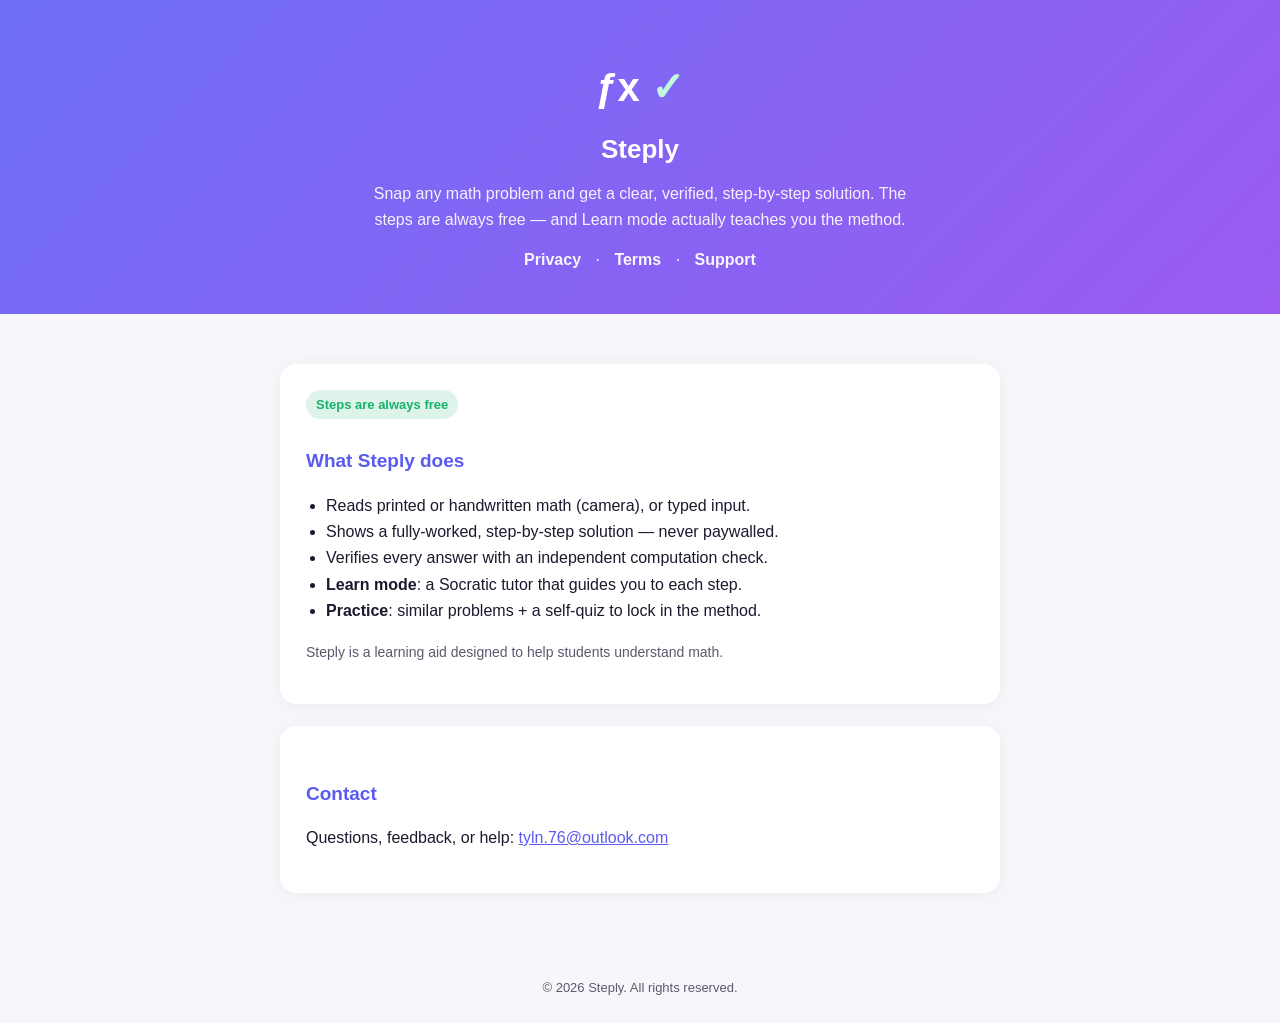
<file: index.html>
<!doctype html>
<html lang="en"><head>
<meta charset="utf-8"><meta name="viewport" content="width=device-width,initial-scale=1">
<title>Steply — AI Math Solver & Homework Tutor</title>
<link rel="stylesheet" href="style.css">
</head><body>
<div class="hero">
  <div class="mark">ƒx <span class="check">✓</span></div>
  <h1 style="margin:.3em 0 0">Steply</h1>
  <p>Snap any math problem and get a clear, verified, step-by-step solution. The steps are always free — and Learn mode actually teaches you the method.</p>
  <nav><a href="privacy.html">Privacy</a> · <a href="terms.html">Terms</a> · <a href="support.html">Support</a></nav>
</div>
<div class="wrap">
  <div class="card">
    <span class="badge">Steps are always free</span>
    <h2>What Steply does</h2>
    <ul>
      <li>Reads printed or handwritten math (camera), or typed input.</li>
      <li>Shows a fully-worked, step-by-step solution — never paywalled.</li>
      <li>Verifies every answer with an independent computation check.</li>
      <li><strong>Learn mode</strong>: a Socratic tutor that guides you to each step.</li>
      <li><strong>Practice</strong>: similar problems + a self-quiz to lock in the method.</li>
    </ul>
    <p class="muted">Steply is a learning aid designed to help students understand math.</p>
  </div>
  <div class="card">
    <h2>Contact</h2>
    <p>Questions, feedback, or help: <a href="mailto:tyln.76@outlook.com">tyln.76@outlook.com</a></p>
  </div>
</div>
<div class="footer">© 2026 Steply. All rights reserved.</div>
</body></html>
</file>
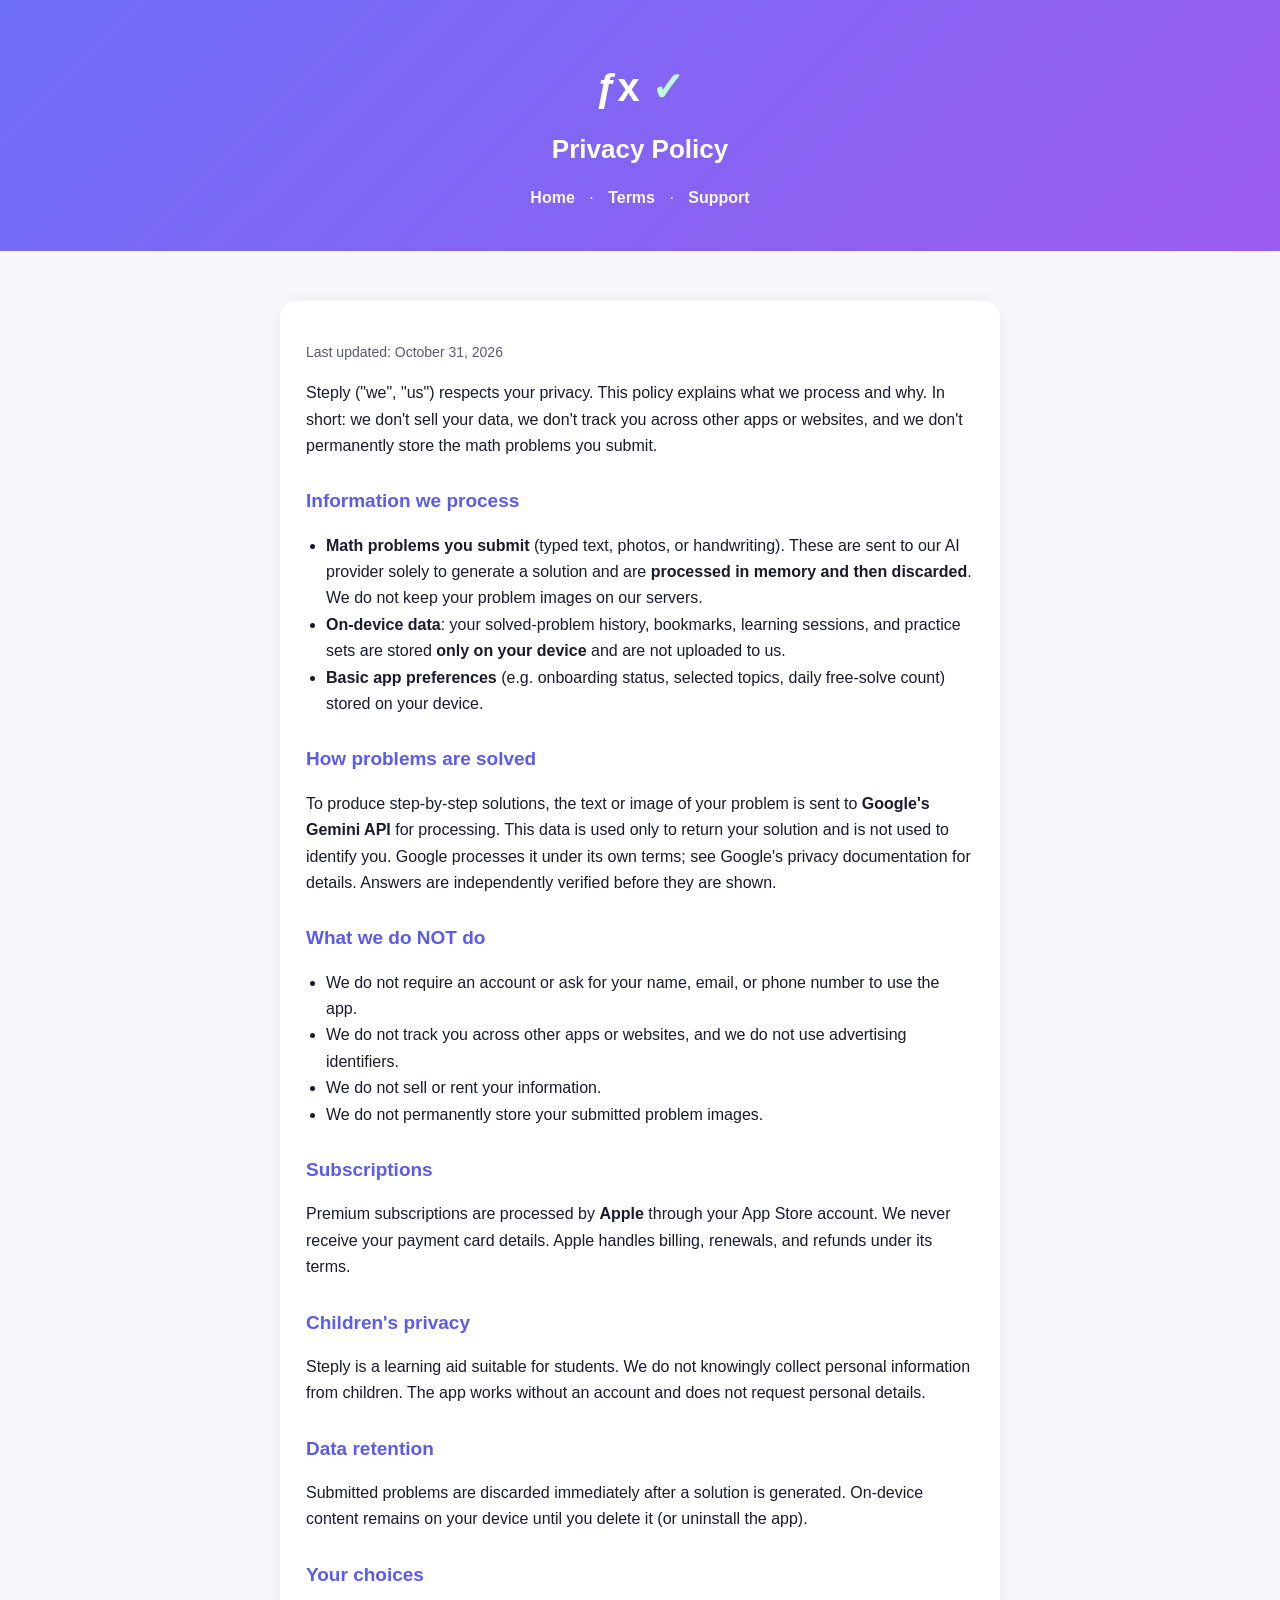
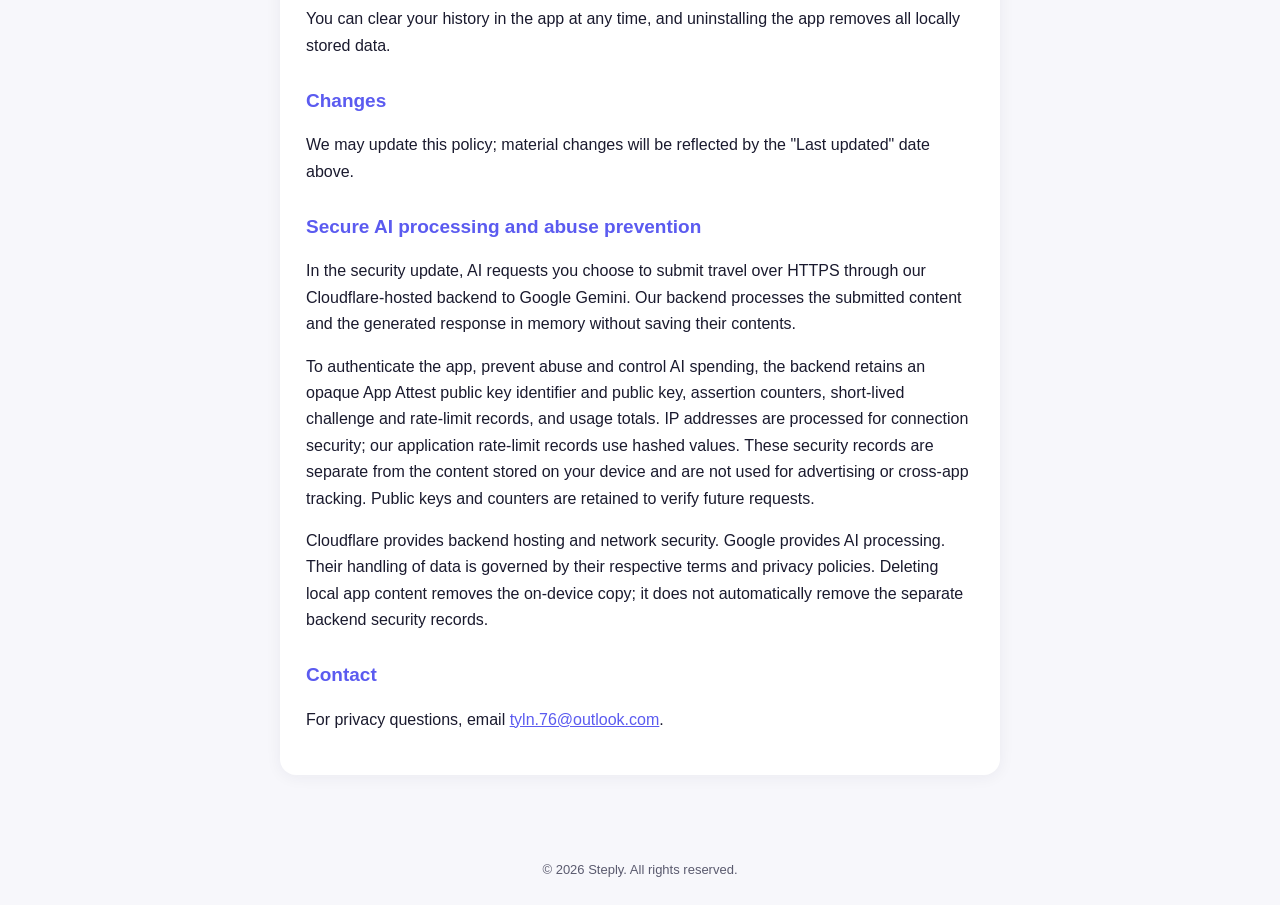
<file: privacy.html>
<!doctype html>
<html lang="en"><head>
<meta charset="utf-8"><meta name="viewport" content="width=device-width,initial-scale=1">
<title>Steply — Privacy Policy</title>
<link rel="stylesheet" href="style.css">
</head><body>
<div class="hero"><div class="mark">ƒx <span class="check">✓</span></div>
<h1 style="margin:.3em 0 0">Privacy Policy</h1>
<nav><a href="index.html">Home</a> · <a href="terms.html">Terms</a> · <a href="support.html">Support</a></nav></div>
<div class="wrap"><div class="card">
<p class="muted">Last updated: October 31, 2026</p>

<p>Steply ("we", "us") respects your privacy. This policy explains what we process and why. In short: we don't sell your data, we don't track you across other apps or websites, and we don't permanently store the math problems you submit.</p>

<h2>Information we process</h2>
<ul>
  <li><strong>Math problems you submit</strong> (typed text, photos, or handwriting). These are sent to our AI provider solely to generate a solution and are <strong>processed in memory and then discarded</strong>. We do not keep your problem images on our servers.</li>
  <li><strong>On-device data</strong>: your solved-problem history, bookmarks, learning sessions, and practice sets are stored <strong>only on your device</strong> and are not uploaded to us.</li>
  <li><strong>Basic app preferences</strong> (e.g. onboarding status, selected topics, daily free-solve count) stored on your device.</li>
</ul>

<h2>How problems are solved</h2>
<p>To produce step-by-step solutions, the text or image of your problem is sent to <strong>Google's Gemini API</strong> for processing. This data is used only to return your solution and is not used to identify you. Google processes it under its own terms; see Google's privacy documentation for details. Answers are independently verified before they are shown.</p>

<h2>What we do NOT do</h2>
<ul>
  <li>We do not require an account or ask for your name, email, or phone number to use the app.</li>
  <li>We do not track you across other apps or websites, and we do not use advertising identifiers.</li>
  <li>We do not sell or rent your information.</li>
  <li>We do not permanently store your submitted problem images.</li>
</ul>

<h2>Subscriptions</h2>
<p>Premium subscriptions are processed by <strong>Apple</strong> through your App Store account. We never receive your payment card details. Apple handles billing, renewals, and refunds under its terms.</p>

<h2>Children's privacy</h2>
<p>Steply is a learning aid suitable for students. We do not knowingly collect personal information from children. The app works without an account and does not request personal details.</p>

<h2>Data retention</h2>
<p>Submitted problems are discarded immediately after a solution is generated. On-device content remains on your device until you delete it (or uninstall the app).</p>

<h2>Your choices</h2>
<p>You can clear your history in the app at any time, and uninstalling the app removes all locally stored data.</p>

<h2>Changes</h2>
<p>We may update this policy; material changes will be reflected by the "Last updated" date above.</p>

<section id="secure-ai-processing-20261031"><h2>Secure AI processing and abuse prevention</h2>
<p>In the security update, AI requests you choose to submit travel over HTTPS through our Cloudflare-hosted backend to Google Gemini. Our backend processes the submitted content and the generated response in memory without saving their contents.</p>
<p>To authenticate the app, prevent abuse and control AI spending, the backend retains an opaque App Attest public key identifier and public key, assertion counters, short-lived challenge and rate-limit records, and usage totals. IP addresses are processed for connection security; our application rate-limit records use hashed values. These security records are separate from the content stored on your device and are not used for advertising or cross-app tracking. Public keys and counters are retained to verify future requests.</p>
<p>Cloudflare provides backend hosting and network security. Google provides AI processing. Their handling of data is governed by their respective terms and privacy policies. Deleting local app content removes the on-device copy; it does not automatically remove the separate backend security records.</p></section>
<h2>Contact</h2>
<p>For privacy questions, email <a href="mailto:tyln.76@outlook.com">tyln.76@outlook.com</a>.</p>
</div></div>
<div class="footer">© 2026 Steply. All rights reserved.</div>
</body></html>
</file>
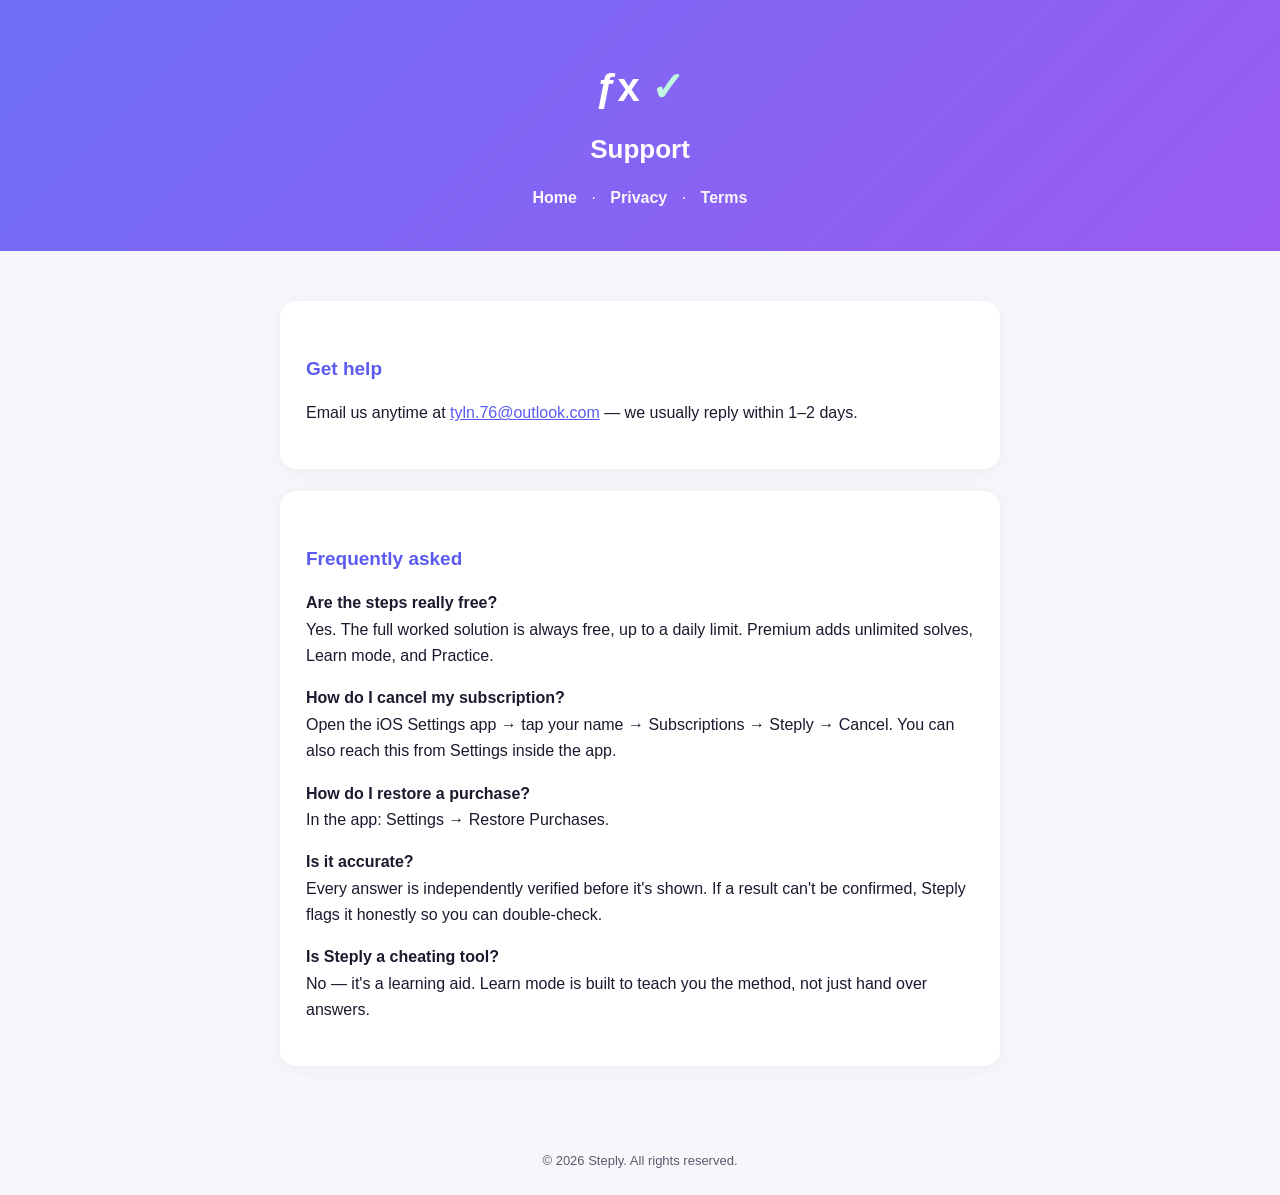
<file: support.html>
<!doctype html>
<html lang="en"><head>
<meta charset="utf-8"><meta name="viewport" content="width=device-width,initial-scale=1">
<title>Steply — Support</title>
<link rel="stylesheet" href="style.css">
</head><body>
<div class="hero"><div class="mark">ƒx <span class="check">✓</span></div>
<h1 style="margin:.3em 0 0">Support</h1>
<nav><a href="index.html">Home</a> · <a href="privacy.html">Privacy</a> · <a href="terms.html">Terms</a></nav></div>
<div class="wrap">
<div class="card">
<h2>Get help</h2>
<p>Email us anytime at <a href="mailto:tyln.76@outlook.com">tyln.76@outlook.com</a> — we usually reply within 1–2 days.</p>
</div>
<div class="card">
<h2>Frequently asked</h2>
<p><strong>Are the steps really free?</strong><br>Yes. The full worked solution is always free, up to a daily limit. Premium adds unlimited solves, Learn mode, and Practice.</p>
<p><strong>How do I cancel my subscription?</strong><br>Open the iOS Settings app → tap your name → Subscriptions → Steply → Cancel. You can also reach this from Settings inside the app.</p>
<p><strong>How do I restore a purchase?</strong><br>In the app: Settings → Restore Purchases.</p>
<p><strong>Is it accurate?</strong><br>Every answer is independently verified before it's shown. If a result can't be confirmed, Steply flags it honestly so you can double-check.</p>
<p><strong>Is Steply a cheating tool?</strong><br>No — it's a learning aid. Learn mode is built to teach you the method, not just hand over answers.</p>
</div>
</div>
<div class="footer">© 2026 Steply. All rights reserved.</div>
</body></html>
</file>
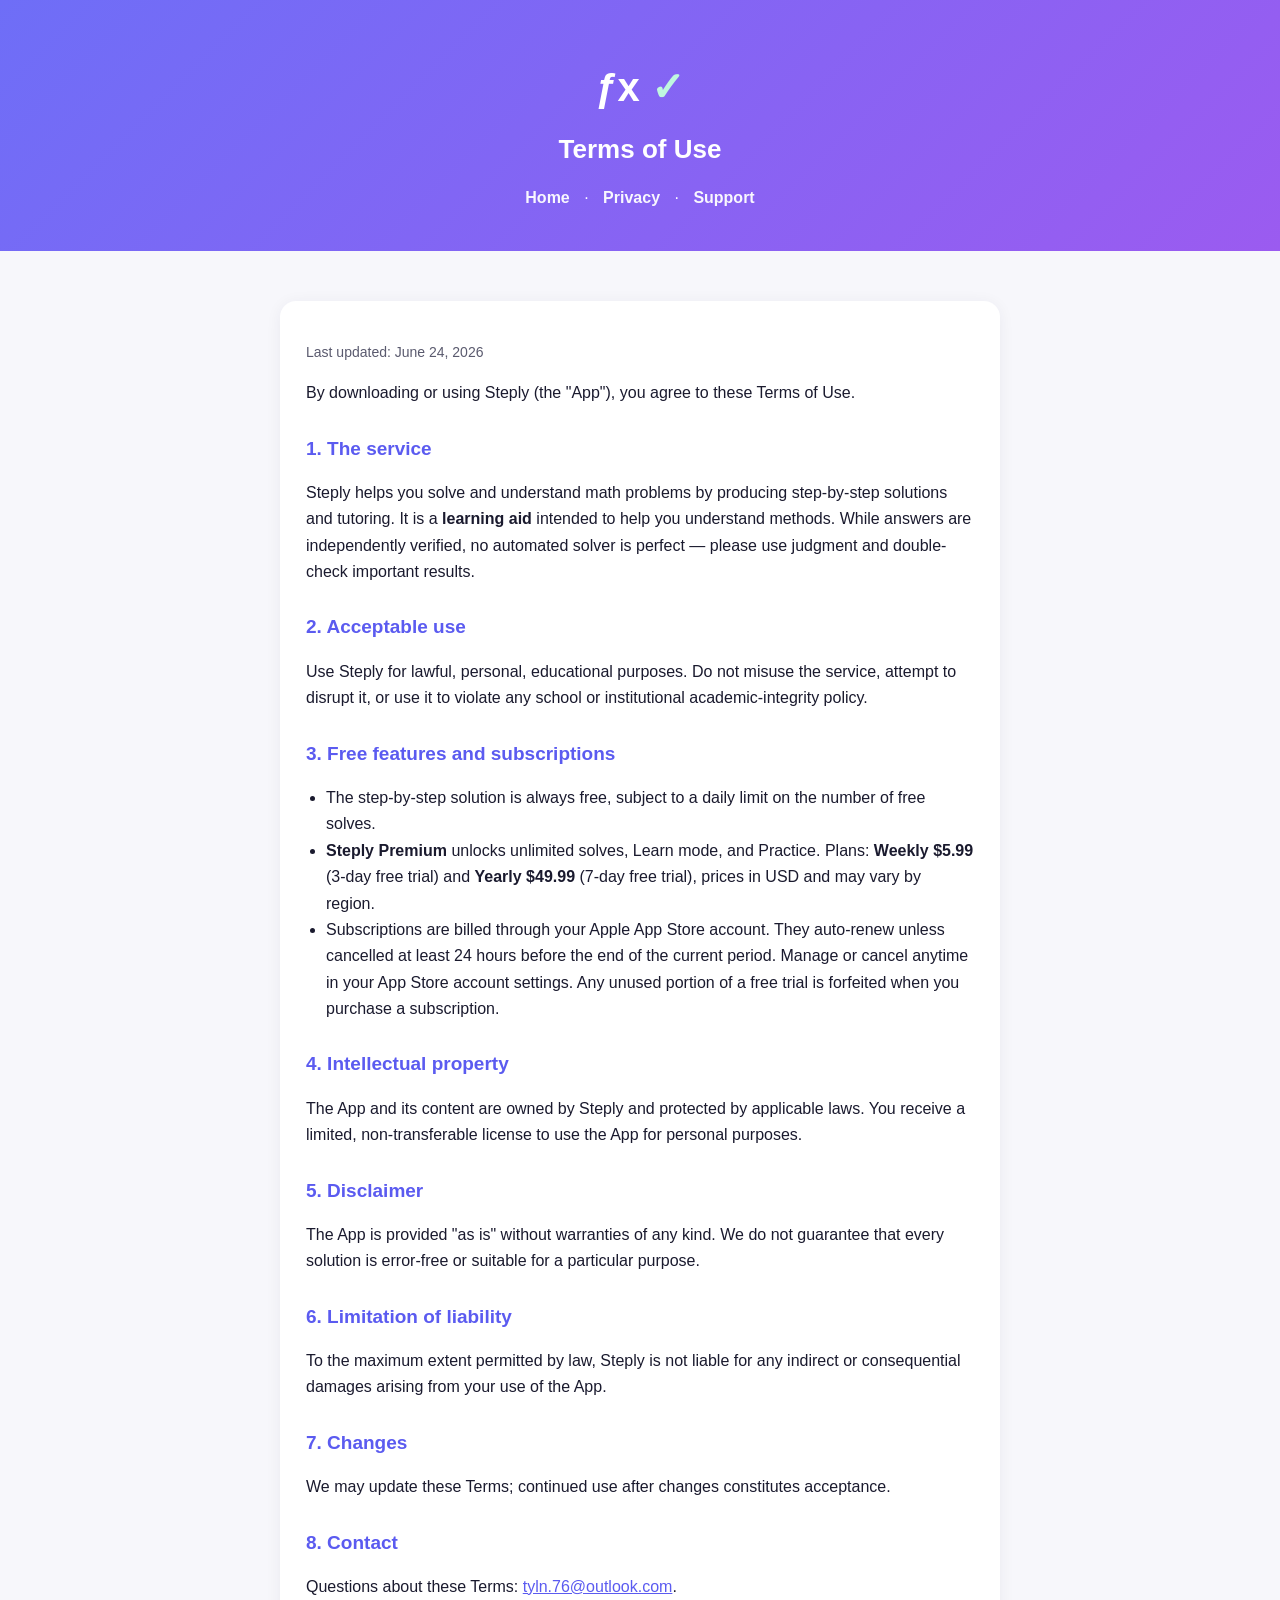
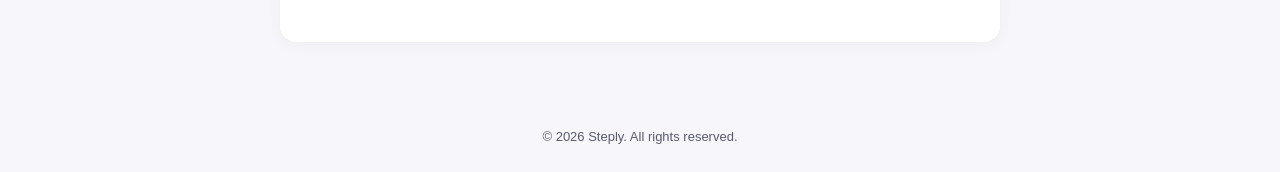
<file: terms.html>
<!doctype html>
<html lang="en"><head>
<meta charset="utf-8"><meta name="viewport" content="width=device-width,initial-scale=1">
<title>Steply — Terms of Use</title>
<link rel="stylesheet" href="style.css">
</head><body>
<div class="hero"><div class="mark">ƒx <span class="check">✓</span></div>
<h1 style="margin:.3em 0 0">Terms of Use</h1>
<nav><a href="index.html">Home</a> · <a href="privacy.html">Privacy</a> · <a href="support.html">Support</a></nav></div>
<div class="wrap"><div class="card">
<p class="muted">Last updated: June 24, 2026</p>

<p>By downloading or using Steply (the "App"), you agree to these Terms of Use.</p>

<h2>1. The service</h2>
<p>Steply helps you solve and understand math problems by producing step-by-step solutions and tutoring. It is a <strong>learning aid</strong> intended to help you understand methods. While answers are independently verified, no automated solver is perfect — please use judgment and double-check important results.</p>

<h2>2. Acceptable use</h2>
<p>Use Steply for lawful, personal, educational purposes. Do not misuse the service, attempt to disrupt it, or use it to violate any school or institutional academic-integrity policy.</p>

<h2>3. Free features and subscriptions</h2>
<ul>
  <li>The step-by-step solution is always free, subject to a daily limit on the number of free solves.</li>
  <li><strong>Steply Premium</strong> unlocks unlimited solves, Learn mode, and Practice. Plans: <strong>Weekly $5.99</strong> (3-day free trial) and <strong>Yearly $49.99</strong> (7-day free trial), prices in USD and may vary by region.</li>
  <li>Subscriptions are billed through your Apple App Store account. They auto-renew unless cancelled at least 24 hours before the end of the current period. Manage or cancel anytime in your App Store account settings. Any unused portion of a free trial is forfeited when you purchase a subscription.</li>
</ul>

<h2>4. Intellectual property</h2>
<p>The App and its content are owned by Steply and protected by applicable laws. You receive a limited, non-transferable license to use the App for personal purposes.</p>

<h2>5. Disclaimer</h2>
<p>The App is provided "as is" without warranties of any kind. We do not guarantee that every solution is error-free or suitable for a particular purpose.</p>

<h2>6. Limitation of liability</h2>
<p>To the maximum extent permitted by law, Steply is not liable for any indirect or consequential damages arising from your use of the App.</p>

<h2>7. Changes</h2>
<p>We may update these Terms; continued use after changes constitutes acceptance.</p>

<h2>8. Contact</h2>
<p>Questions about these Terms: <a href="mailto:tyln.76@outlook.com">tyln.76@outlook.com</a>.</p>
</div></div>
<div class="footer">© 2026 Steply. All rights reserved.</div>
</body></html>
</file>
<file: style.css>
:root { --indigo:#5B5BF0; --violet:#9B5BF0; --green:#18B26B; --ink:#1a1a2e; --muted:#5a5a6e; }
* { box-sizing:border-box; }
body { margin:0; font-family:-apple-system,BlinkMacSystemFont,"Segoe UI",Roboto,Helvetica,Arial,sans-serif;
  color:var(--ink); line-height:1.65; background:#f7f7fb; }
.hero { background:linear-gradient(135deg,#6E6EF7,#9B5BF0); color:#fff; padding:54px 20px 40px; text-align:center; }
.hero .mark { font-size:40px; font-weight:800; }
.hero .check { color:#bff7df; }
.hero p { opacity:.92; max-width:560px; margin:10px auto 0; }
.wrap { max-width:760px; margin:0 auto; padding:28px 20px 60px; }
.card { background:#fff; border-radius:16px; padding:26px 26px; box-shadow:0 2px 16px rgba(30,30,60,.06); margin-top:22px; }
h1 { font-size:26px; margin:0 0 6px; }
h2 { font-size:19px; margin:26px 0 8px; color:var(--indigo); }
.muted { color:var(--muted); font-size:14px; }
a { color:var(--indigo); }
nav { margin-top:14px; }
nav a { color:#fff; text-decoration:none; margin:0 10px; font-weight:600; opacity:.95; }
.footer { text-align:center; color:var(--muted); font-size:13px; padding:24px; }
ul { padding-left:20px; }
.badge { display:inline-block; background:rgba(24,178,107,.14); color:var(--green); font-weight:700;
  font-size:13px; padding:4px 10px; border-radius:20px; }
</file>
